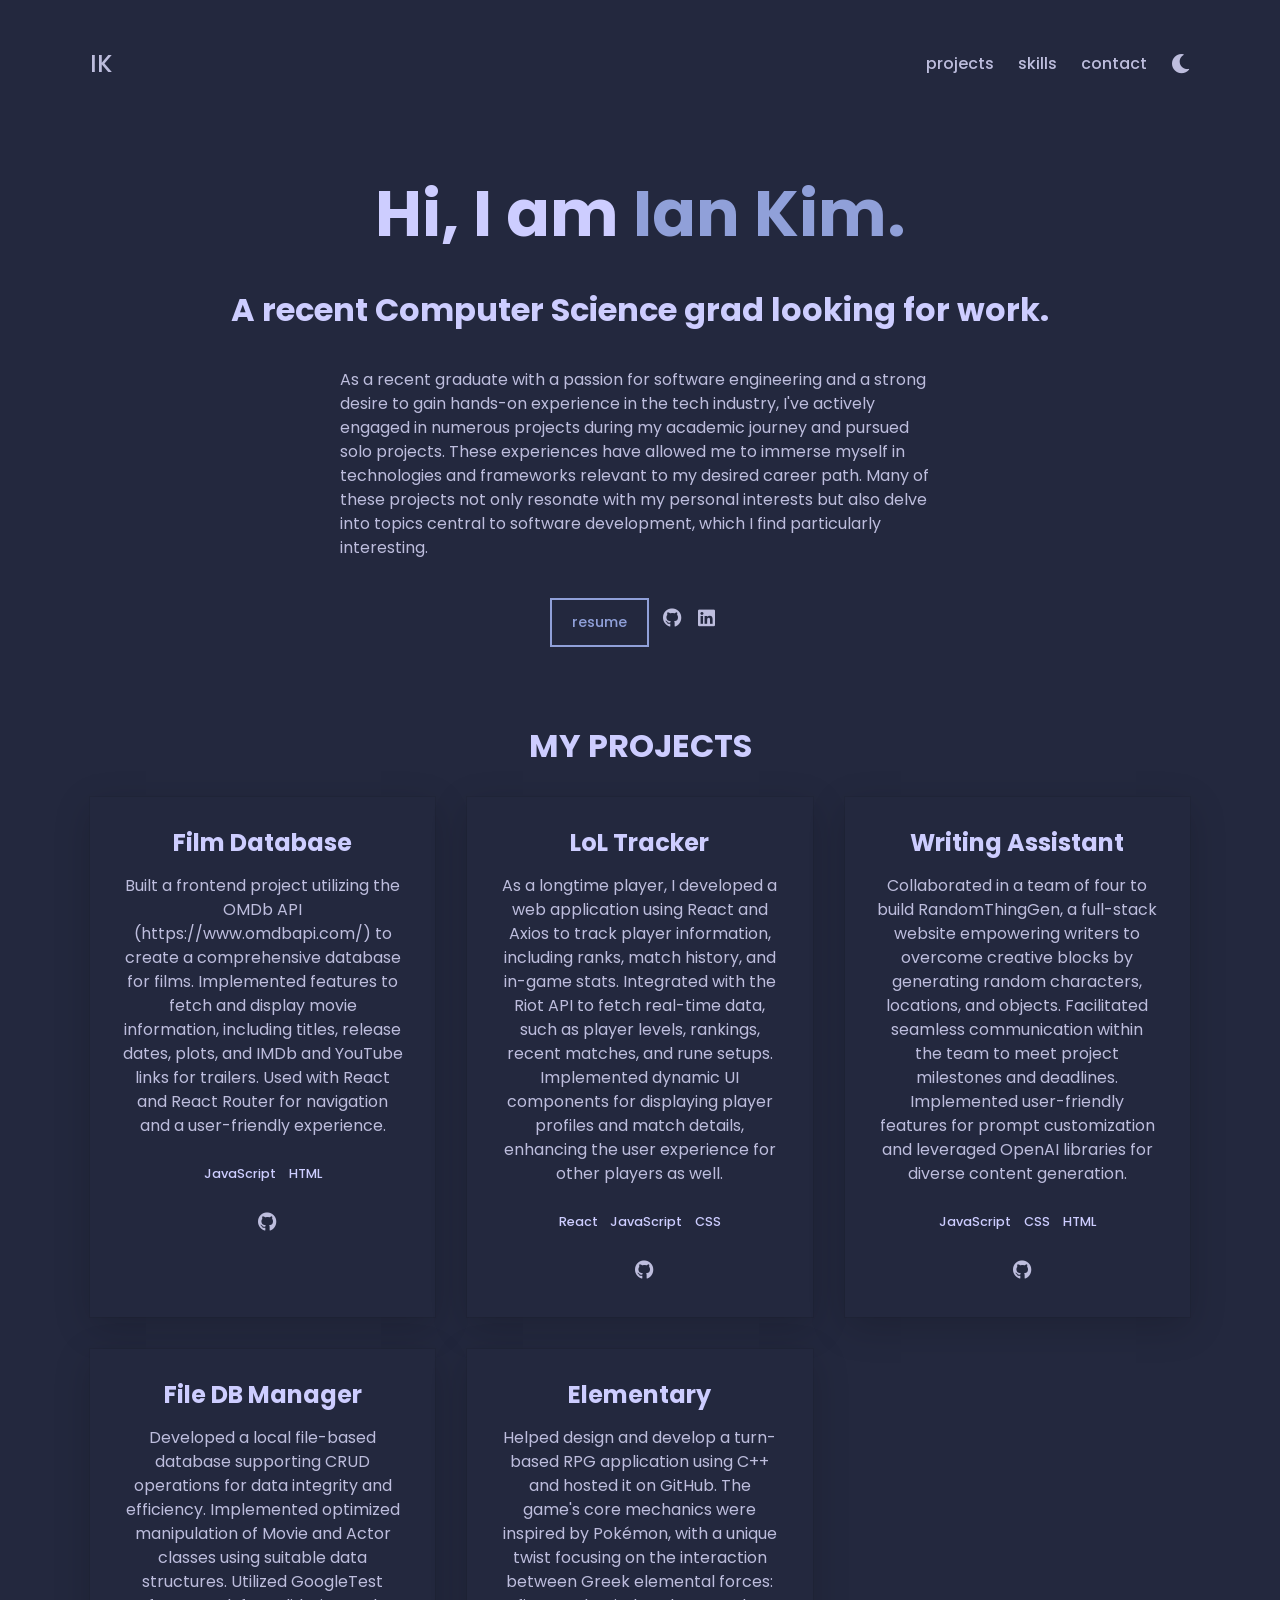
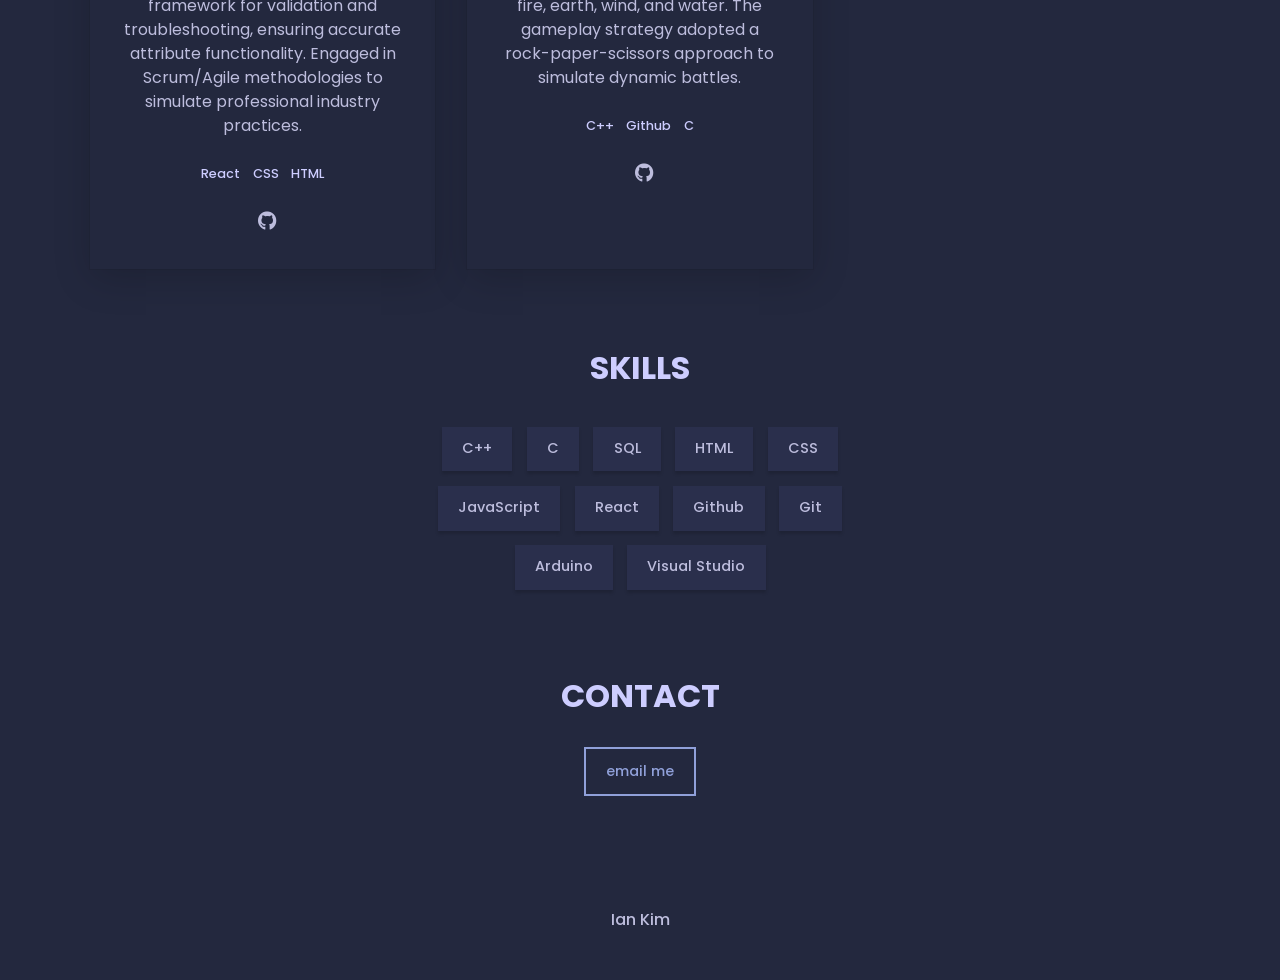
<file: docs/index.html>
<!DOCTYPE html>
<html lang="en">
<head>
    <meta charset="UTF-8">
    <link rel="icon" href="/images/ik.png">
    <meta name="viewport" content="width=device-width, initial-scale=1.0">
    <link rel="preconnect" href="https://fonts.googleapis.com" />
    <link rel="preconnect" href="https://fonts.gstatic.com" crossorigin />
    <link href="https://fonts.googleapis.com/css2?family=Poppins:ital,wght@0,400;0,500;0,600;1,400;1,500;1,600&display=swap" rel="stylesheet">
    <link rel="stylesheet" href="https://cdnjs.cloudflare.com/ajax/libs/font-awesome/5.15.4/css/all.min.css">
    <link rel="stylesheet" href="styles.css"/>
    <title>Ian Kim</title>
</head>
<body class="light" id="top">
    <!-- Header and Navbar-->
    <header class="header center">
        <h3>
            <a href="https://yanathan.github.io/portfolio" class="link link--logo"> IK</a>
        </h3>
        <navbar class="nav center">
            <ul class="nav__list center">
                <li class="nav__list-item">
                    <a class="link link--nav" href="#projects">Projects</a>
                  </li>
                <li class="nav__list-item">
                    <a class="link link--nav" href="#skills">Skills</a>
                </li>
                <li class="nav__list-item">
                    <a class="link link--nav" href="#contact">Contact</a>
                </li>
            </ul>
            <button type="button" aria-label="toggle theme" class="btn btn--icon">
                <i aria-hidden="true" id="btn-theme" class="fas fa-moon"></i>
              </button>
      
              <button
                type="button"
                aria-label="toggle navigation"
                class="btn btn--icon nav__hamburger"
              >
                <i aria-hidden="true" class="fas fa-bars"></i>
              </button>
        </navbar>
    </header>
    <!-- About Me-->
    <div class="about center">
        <div id="typewriter-container"><p><h1 id="typewriter">Hi, I am <span class="about__name">Ian Kim.</span> </h1></p></div>
        <h2 class="about__role">A recent Computer Science grad looking for work.</h2>
        <p class="about__desc">As a recent graduate with a passion for software engineering and a 
            strong desire to gain hands-on experience in the tech industry, I've actively engaged in numerous projects during my academic journey and pursued solo projects. These experiences have allowed me to immerse myself in technologies and frameworks relevant to my desired career path. Many of these projects not only 
            resonate with my personal interests but also delve into topics central to software development, which I find particularly interesting.
        </p>
        <div class="about__contact center">
            <a href="Ian Kim Resume.pdf" target="_blank">
                <span class="btn btn--outline">Resume </span>
            </a>
            <a href="https://github.com/yanathan" class="link link--icon" target="_blank">
                <i class="fab fa-github"></i>
            </a>

            <a href="https://linkedin.com/in/iank339" class="link link--icon" target="_blank">
                <i class="fab fa-linkedin"></i>
            </a>
        </div>
    </div>
    <!-- Projects -->
    <section id="projects" class="section projects">
        <h2 class="section__title"> My Projects</h2>
        <div class="projects__grid">
            <div class="project">
                <h3> Film Database</h3>
                <p class="project__description">Built a frontend project utilizing the OMDb API (https://www.omdbapi.com/) to create a comprehensive database for films. Implemented features to fetch and display movie information, including titles, release dates, plots, and IMDb and YouTube links for trailers. Used with React and React Router for navigation and a user-friendly experience.
                </p>
                <ul class="project__stack">
                    <li class="project__stack-item"> JavaScript</li>
                    <li class="project__stack-item"> HTML</li>
             
                </ul>
                <a href="https://github.com/yanathan/Movie-Portal" aria-label="source code" class="link link--icon" target="_blank"> <i aria-hidden="true" class="fab fa-github"></i> </a>
                
            </div>

            <div class="project">
                <h3> LoL Tracker</h3>
                <p class="project__description">
                    As a longtime player, I developed a web application using React and Axios to track player information, including ranks, match history, and in-game stats. 
                    Integrated with the Riot API to fetch real-time data, such as player levels, rankings, recent matches, and rune setups. 
                    Implemented dynamic UI components for displaying player profiles and match details, enhancing the user experience for other players as well.

                </p>
                <ul class="project__stack">
                    <li class="project__stack-item"> React</li>
                    <li class="project__stack-item"> JavaScript</li>
                    <li class="project__stack-item"> CSS</li>
                </ul>
                <a href="https://github.com/yanathan/league-tracker" aria-label="source code" class="link link--icon" target="_blank"> <i aria-hidden="true" class="fab fa-github" ></i> </a>
            </div>

            <div class="project">
                <h3> Writing Assistant</h3>
                <p class="project__description">Collaborated in a team of four to build RandomThingGen, a full-stack website empowering writers to overcome creative blocks by generating random characters, locations, and objects. Facilitated seamless communication within the team to meet project milestones and deadlines. Implemented user-friendly features for prompt customization and leveraged OpenAI libraries for diverse content generation.
                </p>
                <ul class="project__stack">
                    <li class="project__stack-item"> JavaScript</li>
                    <li class="project__stack-item"> CSS</li>
                    <li class="project__stack-item"> HTML</li>
                </ul>
                <a href="https://github.com/yanathan/cs179-project-randomthinggen" aria-label="source code" class="link link--icon" target="_blank"> <i aria-hidden="true" class="fab fa-github"></i> </a>
                
            </div>
            <div class="project">
                <h3> File DB Manager</h3>
                <p class="project__description">Developed a local file-based database supporting CRUD operations for data integrity and efficiency. 
                    Implemented optimized manipulation of Movie and Actor classes using suitable data structures. 
                    Utilized GoogleTest framework for validation and troubleshooting, ensuring accurate attribute functionality.
                     Engaged in Scrum/Agile methodologies to simulate professional industry practices.


                </p>
                <ul class="project__stack">
                    <li class="project__stack-item"> React</li>
                    <li class="project__stack-item"> CSS</li>
                    <li class="project__stack-item"> HTML</li>
                </ul>
                <a href="https://github.com/yanathan/cs180-21-l" aria-label="source code" class="link link--icon" target="_blank"> <i aria-hidden="true" class="fab fa-github"></i> </a>
            </div>
            <div class="project">
                <h3> Elementary</h3>
                <p class="project__description">Helped design and develop a turn-based RPG application using C++ and hosted it on GitHub. The game's core mechanics were inspired by Pokémon, with a unique twist focusing on the interaction between Greek elemental forces: fire, earth, wind, and water. The gameplay strategy adopted a rock-paper-scissors approach to simulate dynamic battles.
                </p>
                <ul class="project__stack">
                    <li class="project__stack-item"> C++</li>
                    <li class="project__stack-item"> Github</li>
                    <li class="project__stack-item"> C</li>
                </ul>
                <a href="https://github.com/yanathan/final-project-final-project-ian-richard-sanat-ian" aria-label="source code" class="link link--icon" target="_blank"> <i aria-hidden="true" class="fab fa-github"></i> </a>
                
            </div>
    </section>
    

    <!-- Skills -->
    <section class="section skills" id="skills">
        <h2 class="section__title"> Skills</h2>
        <ul class="skills__list">
            <li class="skills__list-item btn btn--plain">C++</li>
            <li class="skills__list-item btn btn--plain">C</li>
            <li class="skills__list-item btn btn--plain">SQL</li>
            <li class="skills__list-item btn btn--plain">HTML</li>
            <li class="skills__list-item btn btn--plain">CSS</li>
            <li class="skills__list-item btn btn--plain">JavaScript</li>
            <li class="skills__list-item btn btn--plain">React</li>
            <li class="skills__list-item btn btn--plain">Github</li>
            <li class="skills__list-item btn btn--plain">Git</li>
            <li class="skills__list-item btn btn--plain">Arduino</li>
            <li class="skills__list-item btn btn--plain">Visual Studio</li>
           
            
        </ul>
    </section>
    <!-- Contact -->
    <section class="section contact center" id="contact">
        <h2 class="section__title"> Contact</h2>
        <a href="mailto:iank339@gmail.com" target="_blank">
            <span class="btn btn--outline">Email me</span>
        </a>
    </section>
    <footer class="footer">
        <a href="https://github.com/yanathan/portfolio" class="link link--logo" target="_blank">
            Ian Kim
        </a>
    </footer>
    <script src="script.js"></script>
</body>
</html>
</file>
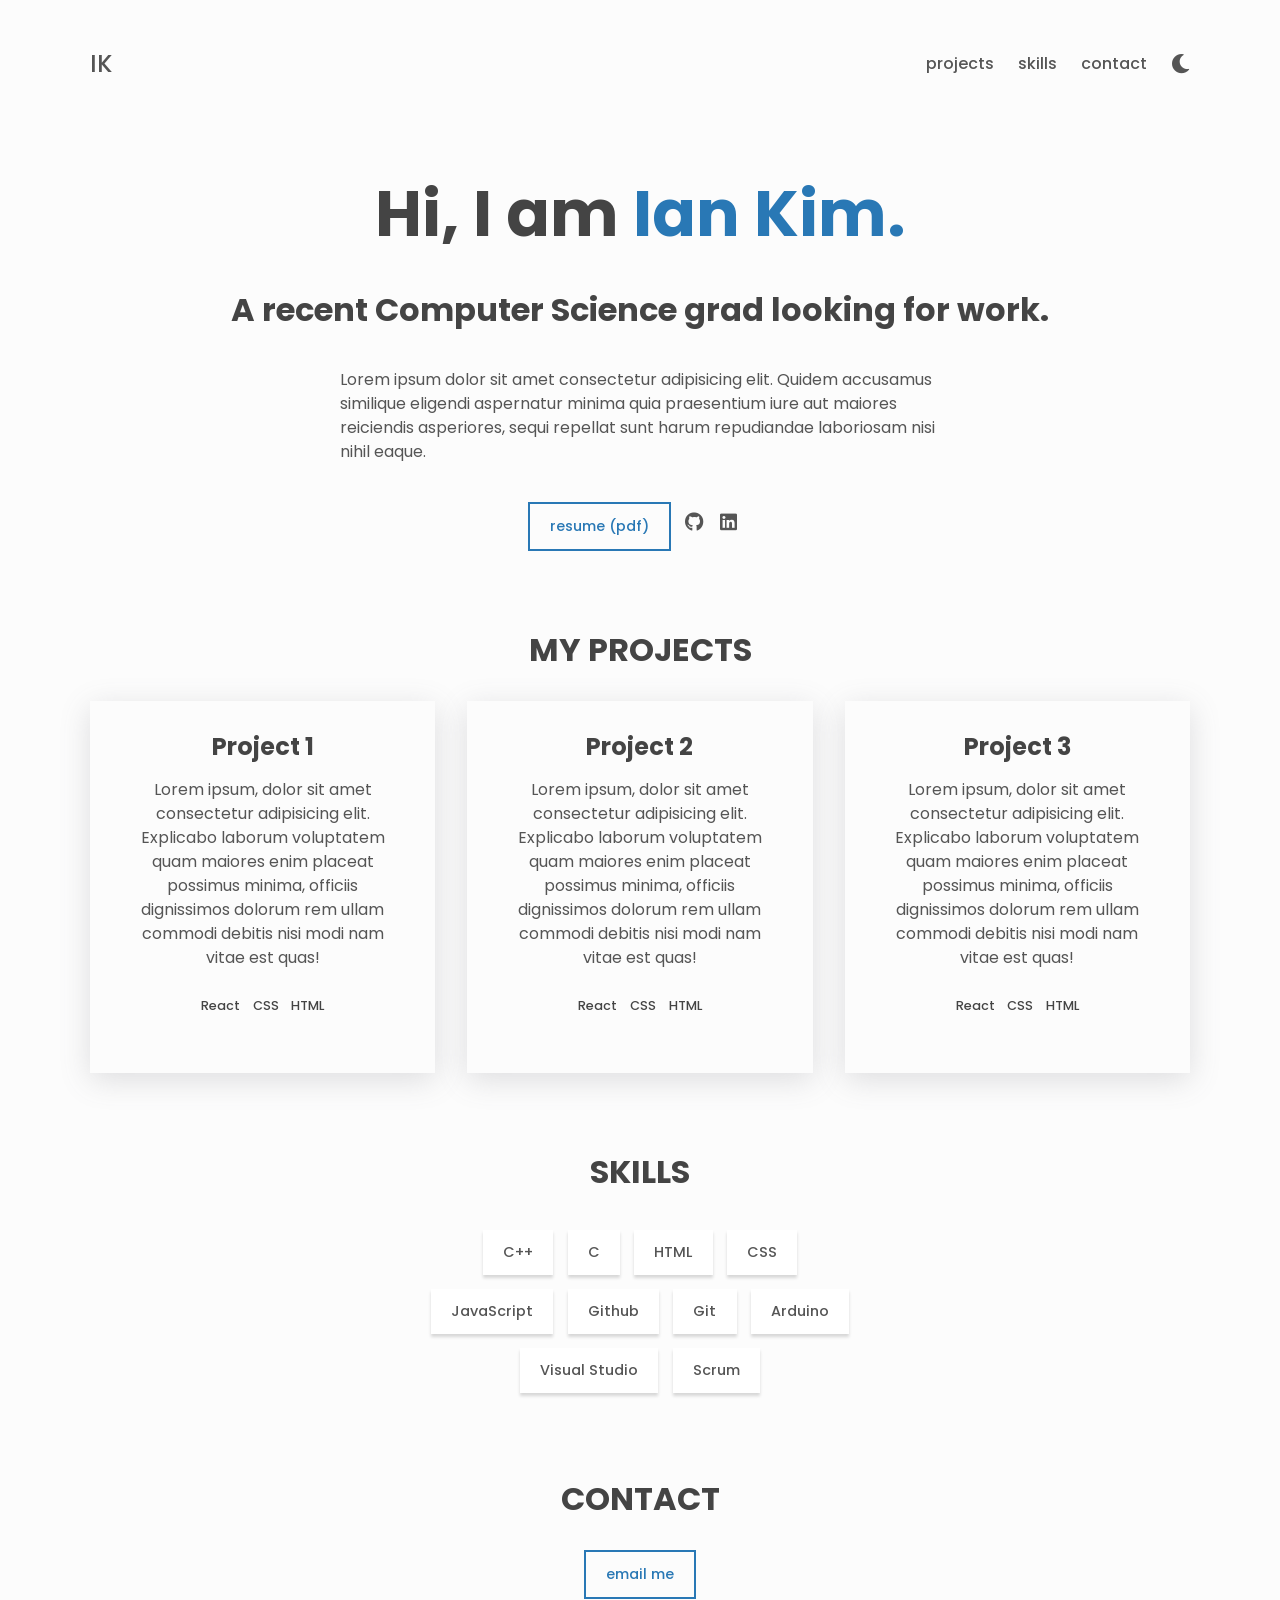
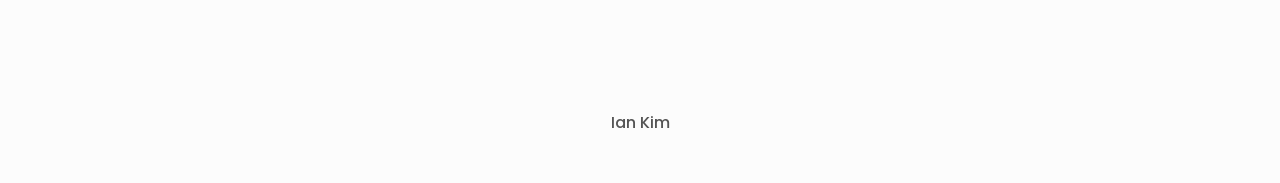
<file: src/index.html>
<!DOCTYPE html>
<html lang="en">
<head>
    <meta charset="UTF-8">
    <meta name="viewport" content="width=device-width, initial-scale=1.0">
    <link rel="icon" href="images/ik.png" type="image/x-icon">
    <link rel="preconnect" href="https://fonts.googleapis.com" />
    <link rel="preconnect" href="https://fonts.gstatic.com" crossorigin />
    <link href="https://fonts.googleapis.com/css2?family=Poppins:ital,wght@0,400;0,500;0,600;1,400;1,500;1,600&display=swap" rel="stylesheet">
    <link rel="stylesheet" href="https://cdnjs.cloudflare.com/ajax/libs/font-awesome/5.15.4/css/all.min.css">
    <link rel="stylesheet" href="styles.css"/>
    <title>Ian Kim</title>
</head>
<body class="light" id="top">
    <!-- Header and Navbar-->
    <header class="header center">
        <h3>
            <a href="https://yanathan.github.io/portfolio" class="link link--logo"> IK</a>
        </h3>
        <navbar class="nav center">
            <ul class="nav__list center">
                <li class="nav__list-item">
                    <a class="link link--nav" href="#projects">Projects</a>
                  </li>
                <li class="nav__list-item">
                    <a class="link link--nav" href="#skills">Skills</a>
                </li>
                <li class="nav__list-item">
                    <a class="link link--nav" href="#contact">Contact</a>
                </li>
            </ul>
            <button type="button" aria-label="toggle theme" class="btn btn--icon">
                <i aria-hidden="true" id="btn-theme" class="fas fa-moon"></i>
              </button>
      
              <button
                type="button"
                aria-label="toggle navigation"
                class="btn btn--icon nav__hamburger"
              >
                <i aria-hidden="true" class="fas fa-bars"></i>
              </button>
        </navbar>
    </header>
    <!-- About Me-->
    <div class="about center">
        <h1>Hi, I am <span class="about__name">Ian Kim.</span> </h1>
        <h2 class="about__role">A recent Computer Science grad looking for work.</h2>
        <p class="about__desc">Lorem ipsum dolor sit amet consectetur adipisicing elit. Quidem accusamus 
            similique eligendi aspernatur minima quia praesentium iure aut maiores reiciendis asperiores, 
            sequi repellat sunt harum repudiandae laboriosam nisi nihil eaque.
        </p>
        <div class="about__contact center">
            <a href="Ian Kim Resume.pdf" target="_blank">
                <span class="btn btn--outline">Resume (PDF)</span>
            </a>
            <a href="https://github.com/yanathan" class="link link--icon">
                <i class="fab fa-github"></i>
            </a>

            <a href="https://linkedin.com/in/iank339" class="link link--icon">
                <i class="fab fa-linkedin"></i>
            </a>
        </div>
    </div>
    <!-- Projects -->
    <section id="projects" class="section projects">
        <h2 class="section__title"> My Projects</h2>
        <div class="projects__grid">
            <div class="project">
                <h3> Project 1</h3>
                <p class="project__description">Lorem ipsum, dolor sit amet consectetur adipisicing elit. 
                    Explicabo laborum voluptatem quam maiores enim placeat possimus minima, 
                    officiis dignissimos dolorum rem ullam commodi 
                    debitis nisi modi nam vitae est quas!
                </p>
                <ul class="project__stack">
                    <li class="project__stack-item"> React</li>
                    <li class="project__stack-item"> CSS</li>
                    <li class="project__stack-item"> HTML</li>
                </ul>
            </div>

            <div class="project">
                <h3> Project 2</h3>
                <p class="project__description">Lorem ipsum, dolor sit amet consectetur adipisicing elit. 
                    Explicabo laborum voluptatem quam maiores enim placeat possimus minima, 
                    officiis dignissimos dolorum rem ullam commodi 
                    debitis nisi modi nam vitae est quas!
                </p>
                <ul class="project__stack">
                    <li class="project__stack-item"> React</li>
                    <li class="project__stack-item"> CSS</li>
                    <li class="project__stack-item"> HTML</li>
                </ul>
            </div>

            <div class="project">
                <h3> Project 3</h3>
                <p class="project__description">Lorem ipsum, dolor sit amet consectetur adipisicing elit. 
                    Explicabo laborum voluptatem quam maiores enim placeat possimus minima, 
                    officiis dignissimos dolorum rem ullam commodi 
                    debitis nisi modi nam vitae est quas!
                </p>
                <ul class="project__stack">
                    <li class="project__stack-item"> React</li>
                    <li class="project__stack-item"> CSS</li>
                    <li class="project__stack-item"> HTML</li>
                </ul>
            </div>
    </section>

    <!-- Skills -->
    <section class="section skills" id="skills">
        <h2 class="section__title"> Skills</h2>
        <ul class="skills__list">
            <li class="skills__list-item btn btn--plain">C++</li>
            <li class="skills__list-item btn btn--plain">C</li>
            <li class="skills__list-item btn btn--plain">HTML</li>
            <li class="skills__list-item btn btn--plain">CSS</li>
            <li class="skills__list-item btn btn--plain">JavaScript</li>
            <li class="skills__list-item btn btn--plain">Github</li>
            <li class="skills__list-item btn btn--plain">Git</li>
            <li class="skills__list-item btn btn--plain">Arduino</li>
            <li class="skills__list-item btn btn--plain">Visual Studio</li>
            <li class="skills__list-item btn btn--plain">Scrum</li>
        </ul>
    </section>
    <!-- Contact -->
    <section class="section contact center" id="contact">
        <h2 class="section__title"> Contact</h2>
        <a href="mailto:iank339@gmail.com">
            <span class="btn btn--outline">Email me</span>
        </a>
    </section>
    <footer class="footer">
        <a href="https://github.com/yanathan/portfolio" class="link link--logo">
            Ian Kim
        </a>
    </footer>
    <script src="./script.js"></script>
</body>
</html>
</file>
<file: docs/styles.css>
/*===============
  global styles
===============*/

* {
  padding: 0;
  margin: 0;
  border: 0;
  outline: 0;
  background-color: inherit;
  color: inherit;
  font-family: inherit;
  font-size: inherit;
  box-shadow: none;
  box-sizing: border-box;
}

html {
  scroll-behavior: smooth;
}

body {
  font-family: "Poppins", sans-serif;
  line-height: 1.5;
  color: var(--clr-fg);
  background-color: var(--clr-bg);
}

.light {
  --clr-bg: #fcfcfc;
  --clr-bg-alt: #fff;
  --clr-fg: #555;
  --clr-fg-alt: #444;
  --clr-primary: #2978b5;
  --shadow: rgba(100, 100, 111, 0.2) 0px 7px 29px 0px;
}

.dark {
  --clr-bg: #23283e;
  --clr-bg-alt: #2a2f4c;
  --clr-fg: #bdbddd;
  --clr-fg-alt: #cdcdff;
  --clr-primary: #90a0d9;
  --shadow: rgba(0, 0, 0, 0.16) 0px 10px 36px 0px,
    rgba(0, 0, 0, 0.06) 0px 0px 0px 1px;
}

::-moz-selection {
  background: var(--clr-primary);
  color: var(--clr-bg);
}

::-webkit-selection,
::selection {
  background: var(--clr-primary);
  color: var(--clr-bg);
}

#typewriter-container {
  display: flex;
  justify-content: center; 
  align-items: center; /* Center vertically */

}

#typewriter {
  display: inline-block;
  width: 100%;
  white-space: nowrap;
  overflow: hidden;
  animation: 
      typing 2s, 
      cursor .4s step-end infinite alternate;
}

@keyframes cursor {
  50% { border-color: transparent }
}

@keyframes typing {
  from { width: 0 }
}

h1,
h2,
h3,
h4 {
  line-height: 1.2;
  color: var(--clr-fg-alt);
}

h1 {
  font-size: 4rem;
}

h2 {
  font-size: 2rem;
}

h3 {
  font-size: 1.5rem;
}

h4 {
  font-size: 1.3rem;
}

ul {
  list-style-type: none;
}

a {
  text-decoration: none;
}

button {
  cursor: pointer;
}

@media (max-width: 900px) {
  h1 {
    font-size: 2.6rem;
  }
}

/*===================
  buttons and links
===================*/

.link {
  color: var(--clr-primary);
  padding: 0 0 0.3em 0;
  position: relative;
}

.link:hover {
  color: var(--clr-primary);
}

.link::before {
  content: "";
  display: inline;
  width: 0%;
  height: 0.2em;
  position: absolute;
  bottom: 0;
  background-color: var(--clr-primary);
  transition: width 0.2s ease-in;
}

.link:hover::before,
.link:focus::before {
  width: 100%;
}

.link--nav {
  color: var(--clr-fg);
  text-transform: lowercase;
  font-weight: 500;
}

.link--logo {
  color: var(--clr-fg);
  font-weight: 500;
}

.link--icon {
  color: var(--clr-fg);
  font-size: 1.2rem;
}

.btn {
  display: block;
  padding: 0.8em 1.4em;
  font-weight: 500;
  font-size: 0.9rem;
  text-transform: lowercase;
  transition: transform 0.2s ease-in-out;
}

.btn--outline {
  color: var(--clr-primary);
  border: 2px solid var(--clr-primary);
  position: relative;
  overflow: hidden;
  z-index: 1;
}

.btn--outline:focus,
.btn--outline:hover {
  color: var(--clr-bg);
}

.btn--outline:before {
  content: "";
  position: absolute;
  background-color: var(--clr-primary);
  right: 100%;
  bottom: 0;
  left: 0;
  top: 0;
  z-index: -1;
  transition: right 0.2s ease-in-out;
}

.btn--outline:hover::before,
.btn--outline:focus::before {
  right: 0;
}

.btn--plain {
  text-transform: initial;
  background-color: var(--clr-bg-alt);
  box-shadow: rgba(0, 0, 0, 0.15) 0px 3px 3px 0px;
  border: 0;
}

.btn--plain:hover {
  transform: translateY(-4px);
}

.btn--icon {
  padding: 0;
  font-size: 1.2rem;
}

.btn--icon:hover,
.btn--icon:focus {
  color: var(--clr-primary);
}

.btn--icon:active {
  transform: translateY(-5px);
}

/*========
  layout
========*/

.center {
  display: flex;
  align-items: center;
}

.header {
  height: 8em;
  max-width: 1100px;
  width: 95%;
  margin: 0 auto;
  justify-content: space-between;
}

main {
  max-width: 1100px;
  width: 95%;
  margin: 0 auto;
}

.section {
  margin-top: 5em;
}

.section__title {
  text-align: center;
  margin-bottom: 1em;
  text-transform: uppercase;
}

.nav__list {
  margin-right: 1.5em;
  display: flex;
}

.nav__list-item {
  margin-left: 1.5em;
}

.nav__hamburger {
  display: none;
  width: 1em;
}

.about {
  flex-direction: column;
  margin-top: 3em;
}

.about__name {
  color: var(--clr-primary);
}

.about__role {
  margin-top: 1.2em;
}

.about__desc {
  font-size: 1rem;
  max-width: 600px;
}

.about__desc,
.about__contact {
  margin-top: 2.4em;
}

.about .link--icon {
  margin-right: 0.8em;
}

.about .btn--outline {
  margin-right: 1em;
}

.projects__grid {
  max-width: 1100px;
  margin: 0 auto;
  display: grid;
  grid-template-columns: repeat(auto-fit, minmax(18em, 1fr));
  grid-gap: 2em;
}

.project {
  padding: 2em;
  margin: 0 auto;
  text-align: center;
  box-shadow: var(--shadow);
  transition: transform 0.2s linear;
}

.project:hover {
  transform: translateY(-7px);
}

.project__description {
  margin-top: 1em;
}

.project__stack {
  display: flex;
  flex-wrap: wrap;
  justify-content: center;
  margin: 1.2em 0;
}

.project__stack-item {
  margin: 0.5em;
  font-weight: 500;
  font-size: 0.8rem;
  color: var(--clr-fg-alt);
}

.project .link--icon {
  margin-left: 0.5em;
}

.skills__list {
  max-width: 450px;
  width: 95%;
  margin: 0 auto;
  display: flex;
  flex-wrap: wrap;
  justify-content: center;
}

.skills__list-item {
  margin: 0.5em;
}

.contact {
  flex-direction: column;
}

.footer {
  padding: 3em 0;
  margin-top: 4em;
  text-align: center;
}

.footer__link {
  font-size: 0.9rem;
  font-weight: 700;
  color: var(--clr-fg);
}

.scroll-top {
  display: none;
  position: fixed;
  bottom: 1em;
  right: 2em;
  background-color: transparent;
  font-size: 1.8rem;
  transition: transform 0.2s ease-in-out;
}

@media (max-width: 600px) {
  .header {
    height: 6em;
  }

  .section {
    margin-top: 4em;
  }

  .nav__list {
    flex-direction: column;
    padding: 4em 0;
    position: absolute;
    right: 0;
    left: 0;
    top: 5em;
    background-color: var(--clr-bg);
    width: 0;
    overflow: hidden;
    transition: width 0.2s ease-in-out;
  }

  .display-nav-list {
    width: 100%;
  }

  .nav__list-item {
    margin: 0.5em 0;
  }

  .nav__hamburger {
    display: flex;
    margin-left: 0.8em;
  }

  .about {
    align-items: flex-start;
    margin-top: 2em;
  }

  .footer {
    padding: 2em;
    margin-top: 3em;
  }

  .scroll-container {
    display: none;
  }


}
</file>
<file: src/styles.css>
/*===============
  global styles
===============*/

* {
  padding: 0;
  margin: 0;
  border: 0;
  outline: 0;
  background-color: inherit;
  color: inherit;
  font-family: inherit;
  font-size: inherit;
  box-shadow: none;
  box-sizing: border-box;
}

html {
  scroll-behavior: smooth;
}

body {
  font-family: "Poppins", sans-serif;
  line-height: 1.5;
  color: var(--clr-fg);
  background-color: var(--clr-bg);
}

.light {
  --clr-bg: #fcfcfc;
  --clr-bg-alt: #fff;
  --clr-fg: #555;
  --clr-fg-alt: #444;
  --clr-primary: #2978b5;
  --shadow: rgba(100, 100, 111, 0.2) 0px 7px 29px 0px;
}

.dark {
  --clr-bg: #23283e;
  --clr-bg-alt: #2a2f4c;
  --clr-fg: #bdbddd;
  --clr-fg-alt: #cdcdff;
  --clr-primary: #90a0d9;
  --shadow: rgba(0, 0, 0, 0.16) 0px 10px 36px 0px,
    rgba(0, 0, 0, 0.06) 0px 0px 0px 1px;
}

::-moz-selection {
  background: var(--clr-primary);
  color: var(--clr-bg);
}

::-webkit-selection,
::selection {
  background: var(--clr-primary);
  color: var(--clr-bg);
}

h1,
h2,
h3,
h4 {
  line-height: 1.2;
  color: var(--clr-fg-alt);
}

h1 {
  font-size: 4rem;
}

h2 {
  font-size: 2rem;
}

h3 {
  font-size: 1.5rem;
}

h4 {
  font-size: 1.3rem;
}

ul {
  list-style-type: none;
}

a {
  text-decoration: none;
}

button {
  cursor: pointer;
}

@media (max-width: 900px) {
  h1 {
    font-size: 2.6rem;
  }
}

/*===================
  buttons and links
===================*/

.link {
  color: var(--clr-primary);
  padding: 0 0 0.3em 0;
  position: relative;
}

.link:hover {
  color: var(--clr-primary);
}

.link::before {
  content: "";
  display: inline;
  width: 0%;
  height: 0.2em;
  position: absolute;
  bottom: 0;
  background-color: var(--clr-primary);
  transition: width 0.2s ease-in;
}

.link:hover::before,
.link:focus::before {
  width: 100%;
}

.link--nav {
  color: var(--clr-fg);
  text-transform: lowercase;
  font-weight: 500;
}

.link--logo {
  color: var(--clr-fg);
  font-weight: 500;
}

.link--icon {
  color: var(--clr-fg);
  font-size: 1.2rem;
}

.btn {
  display: block;
  padding: 0.8em 1.4em;
  font-weight: 500;
  font-size: 0.9rem;
  text-transform: lowercase;
  transition: transform 0.2s ease-in-out;
}

.btn--outline {
  color: var(--clr-primary);
  border: 2px solid var(--clr-primary);
  position: relative;
  overflow: hidden;
  z-index: 1;
}

.btn--outline:focus,
.btn--outline:hover {
  color: var(--clr-bg);
}

.btn--outline:before {
  content: "";
  position: absolute;
  background-color: var(--clr-primary);
  right: 100%;
  bottom: 0;
  left: 0;
  top: 0;
  z-index: -1;
  transition: right 0.2s ease-in-out;
}

.btn--outline:hover::before,
.btn--outline:focus::before {
  right: 0;
}

.btn--plain {
  text-transform: initial;
  background-color: var(--clr-bg-alt);
  box-shadow: rgba(0, 0, 0, 0.15) 0px 3px 3px 0px;
  border: 0;
}

.btn--plain:hover {
  transform: translateY(-4px);
}

.btn--icon {
  padding: 0;
  font-size: 1.2rem;
}

.btn--icon:hover,
.btn--icon:focus {
  color: var(--clr-primary);
}

.btn--icon:active {
  transform: translateY(-5px);
}

/*========
  layout
========*/

.center {
  display: flex;
  align-items: center;
}

.header {
  height: 8em;
  max-width: 1100px;
  width: 95%;
  margin: 0 auto;
  justify-content: space-between;
}

main {
  max-width: 1100px;
  width: 95%;
  margin: 0 auto;
}

.section {
  margin-top: 5em;
}

.section__title {
  text-align: center;
  margin-bottom: 1em;
  text-transform: uppercase;
}

.nav__list {
  margin-right: 1.5em;
  display: flex;
}

.nav__list-item {
  margin-left: 1.5em;
}

.nav__hamburger {
  display: none;
  width: 1em;
}

.about {
  flex-direction: column;
  margin-top: 3em;
}

.about__name {
  color: var(--clr-primary);
}

.about__role {
  margin-top: 1.2em;
}

.about__desc {
  font-size: 1rem;
  max-width: 600px;
}

.about__desc,
.about__contact {
  margin-top: 2.4em;
}

.about .link--icon {
  margin-right: 0.8em;
}

.about .btn--outline {
  margin-right: 1em;
}

.projects__grid {
  max-width: 1100px;
  margin: 0 auto;
  display: grid;
  grid-template-columns: repeat(auto-fit, minmax(18em, 1fr));
  grid-gap: 2em;
}

.project {
  padding: 2em;
  margin: 0 auto;
  text-align: center;
  box-shadow: var(--shadow);
  transition: transform 0.2s linear;
}

.project:hover {
  transform: translateY(-7px);
}

.project__description {
  margin-top: 1em;
}

.project__stack {
  display: flex;
  flex-wrap: wrap;
  justify-content: center;
  margin: 1.2em 0;
}

.project__stack-item {
  margin: 0.5em;
  font-weight: 500;
  font-size: 0.8rem;
  color: var(--clr-fg-alt);
}

.project .link--icon {
  margin-left: 0.5em;
}

.skills__list {
  max-width: 450px;
  width: 95%;
  margin: 0 auto;
  display: flex;
  flex-wrap: wrap;
  justify-content: center;
}

.skills__list-item {
  margin: 0.5em;
}

.contact {
  flex-direction: column;
}

.footer {
  padding: 3em 0;
  margin-top: 4em;
  text-align: center;
}

.footer__link {
  font-size: 0.9rem;
  font-weight: 700;
  color: var(--clr-fg);
}

.scroll-top {
  display: none;
  position: fixed;
  bottom: 1em;
  right: 2em;
  background-color: transparent;
  font-size: 1.8rem;
  transition: transform 0.2s ease-in-out;
}

@media (max-width: 600px) {
  .header {
    height: 6em;
  }

  .section {
    margin-top: 4em;
  }

  .nav__list {
    flex-direction: column;
    padding: 4em 0;
    position: absolute;
    right: 0;
    left: 0;
    top: 5em;
    background-color: var(--clr-bg);
    width: 0;
    overflow: hidden;
    transition: width 0.2s ease-in-out;
  }

  .display-nav-list {
    width: 100%;
  }

  .nav__list-item {
    margin: 0.5em 0;
  }

  .nav__hamburger {
    display: flex;
    margin-left: 0.8em;
  }

  .about {
    align-items: flex-start;
    margin-top: 2em;
  }

  .footer {
    padding: 2em;
    margin-top: 3em;
  }

  .scroll-container {
    display: none;
  }
}
</file>
